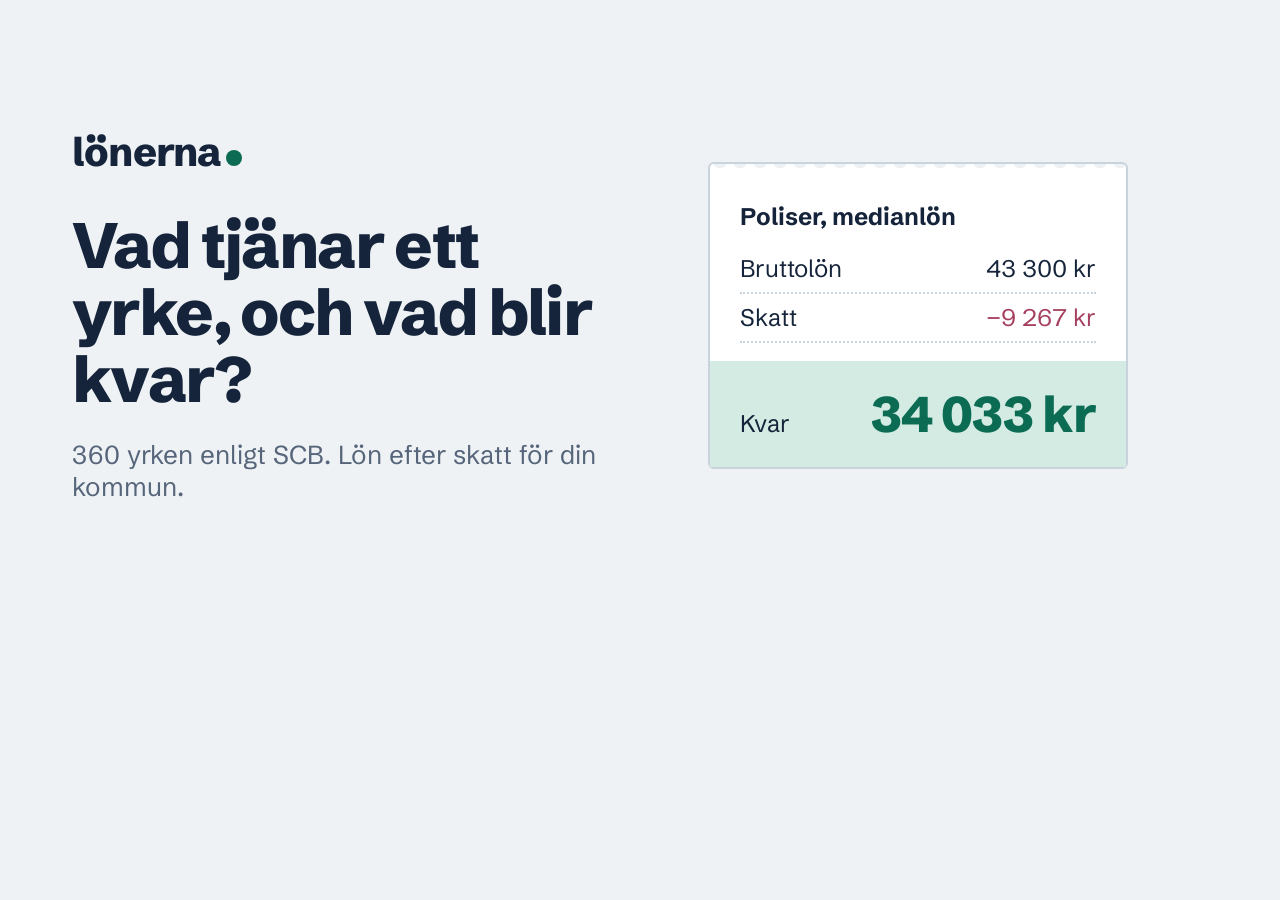
<file: tools/og/card.html>
<!doctype html>
<!-- Source for site/assets/og.png. Render: see tools/og/README.md -->
<meta charset="utf-8">
<style>
@font-face { font-family: S; src: url(../../site/assets/fonts/schibsted.woff2); font-weight: 400 800; }
* { box-sizing: border-box; margin: 0; }
body { width: 1200px; height: 630px; background: #EEF2F5; color: #15243A; font-family: S, sans-serif; display: flex; align-items: center; padding: 0 72px; gap: 64px; }
.l { flex: 1; }
.brand { font-weight: 800; font-size: 40px; letter-spacing: -0.02em; margin-bottom: 36px; }
.brand::after { content: ''; display: inline-block; width: 16px; height: 16px; border-radius: 50%; background: #0B6B53; margin-left: 5px; }
h1 { font-size: 64px; line-height: 1.05; font-weight: 800; letter-spacing: -0.025em; }
.sub { font-size: 26px; color: #56657A; margin-top: 26px; }
.slip { width: 420px; background: #fff; border: 2px solid #C9D3DC; border-radius: 6px; padding: 30px 30px 0; font-size: 24px;
  background-image: radial-gradient(circle at 10px -3px, #EEF2F5 7px, transparent 7.5px); background-size: 20px 12px; background-repeat: repeat-x; }
.t { font-weight: 700; margin: 8px 0 14px; }
.r { display: flex; justify-content: space-between; padding: 9px 0; border-bottom: 2px dotted #C9D3DC; font-variant-numeric: tabular-nums; }
.m { color: #A63F5E; } .p { color: #0B6B53; }
.net { margin: 18px -30px 0; padding: 22px 30px; background: #D3EBE2; display: flex; justify-content: space-between; align-items: baseline; }
.net b { font-size: 50px; color: #0B6B53; font-weight: 800; letter-spacing: -0.02em; }
</style>
<div class="l">
  <div class="brand">lönerna</div>
  <h1>Vad tjänar ett yrke, och vad blir kvar?</h1>
  <p class="sub">360 yrken enligt SCB. Lön efter skatt för din kommun.</p>
</div>
<div class="slip">
  <p class="t">Poliser, medianlön</p>
  <div class="r"><span>Bruttolön</span><span>43 300 kr</span></div>
  <div class="r"><span>Skatt</span><span class="m">−9 267 kr</span></div>
  <div class="net"><span>Kvar</span><b>34 033 kr</b></div>
</div>
</file>
